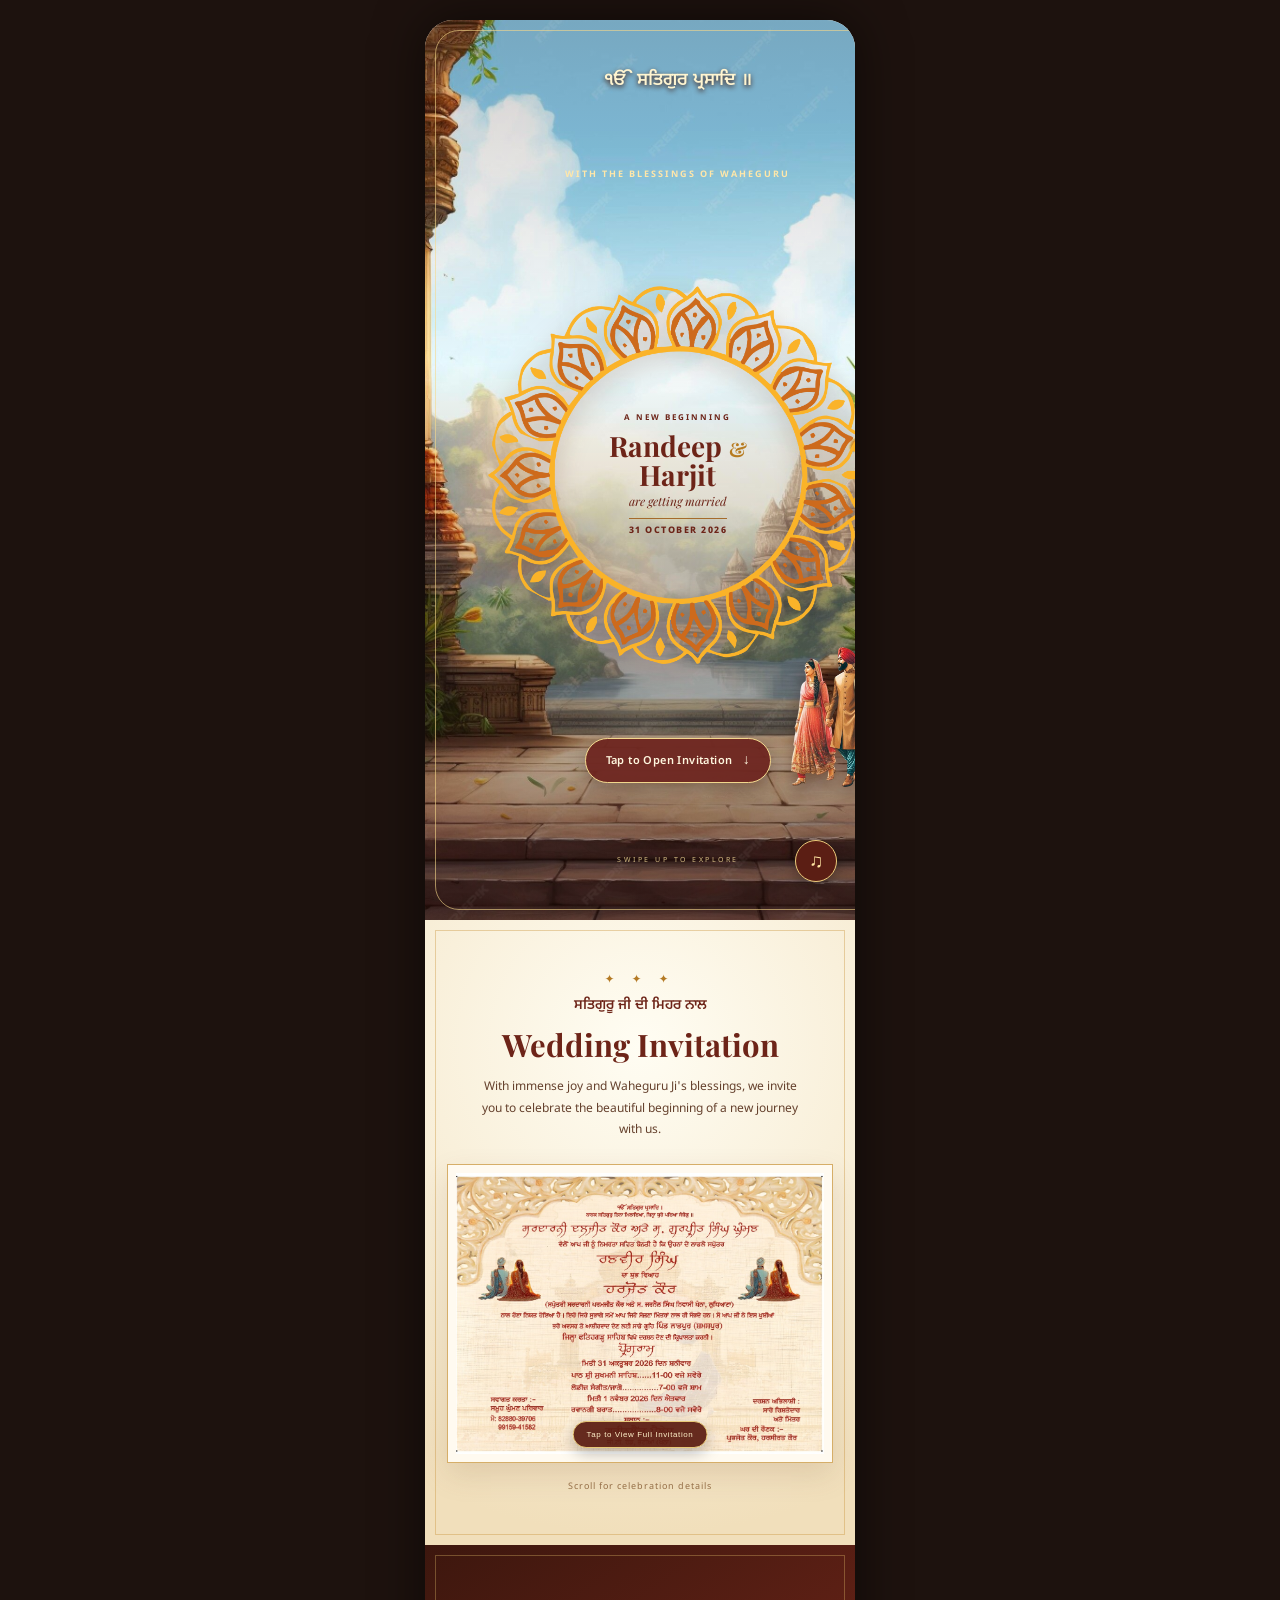
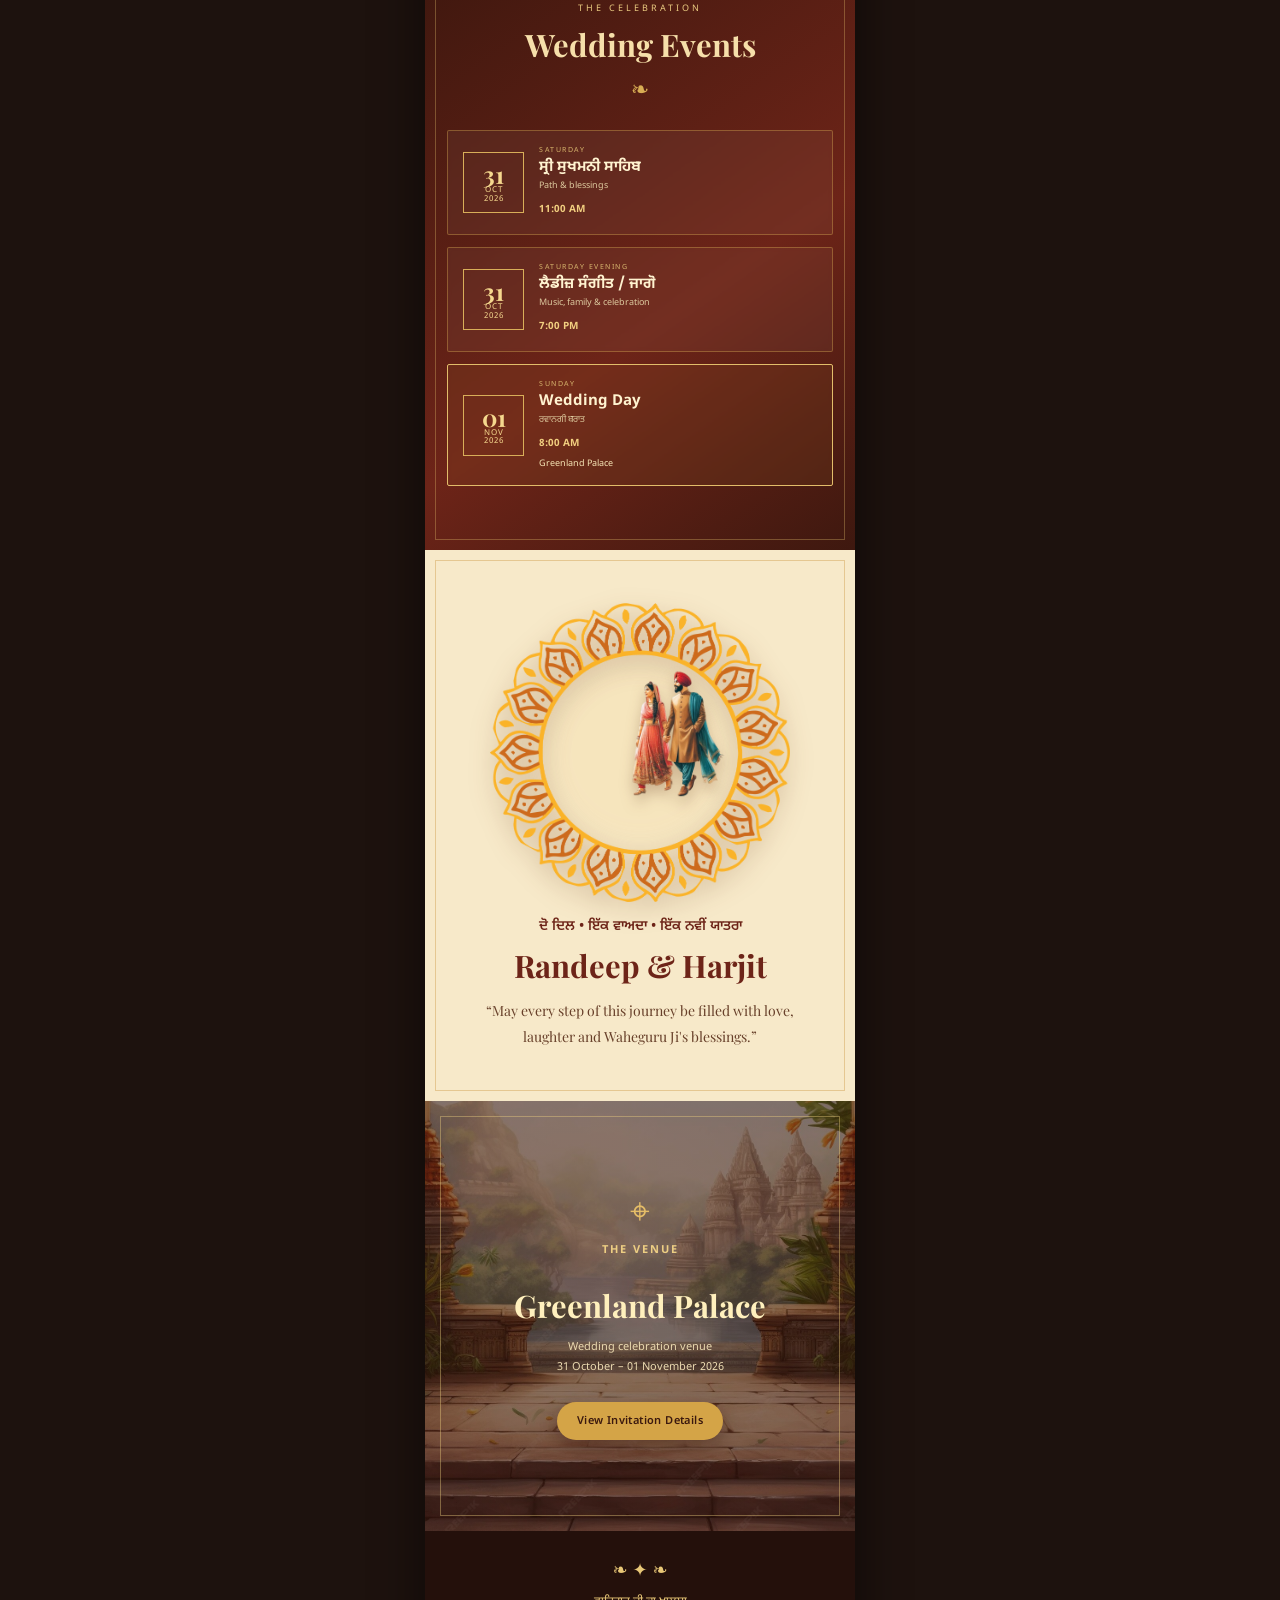
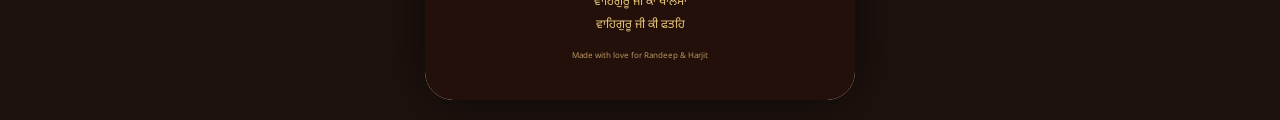
<file: abc/index.html>
<!doctype html>
<html lang="en">
<head>
  <meta charset="utf-8">
  <meta name="viewport" content="width=device-width, initial-scale=1, viewport-fit=cover">
  <meta name="theme-color" content="#7b3f12">
  <title>Randeep Singh & Harjit Kaur | Wedding Invitation</title>
  <link rel="preconnect" href="https://fonts.googleapis.com">
  <link rel="preconnect" href="https://fonts.gstatic.com" crossorigin>
  <link href="https://fonts.googleapis.com/css2?family=Noto+Sans+Gurmukhi:wght@400;500;600;700&family=Playfair+Display:wght@500;600;700&display=swap" rel="stylesheet">
  <link rel="stylesheet" href="style.css">
</head>
<body>
  <main class="phone">

    <section class="hero" id="home">
      <div class="hero-overlay"></div>
      <div class="gold-dust"></div>

      <div class="hero-content">
        <div class="mini-gurbani">ੴ ਸਤਿਗੁਰ ਪ੍ਰਸਾਦਿ ॥</div>
        <p class="eyebrow">WITH THE BLESSINGS OF WAHEGURU</p>

        <div class="floral-medallion">
          <img src="assets/floral-frame.png" alt="" class="frame">
          <div class="medallion-copy">
            <span class="small">A NEW BEGINNING</span>
            <h1>Randeep <span>&amp;</span> Harjit</h1>
            <p>are getting married</p>
            <div class="date-line">31 OCTOBER 2026</div>
          </div>
        </div>

        <img src="assets/couple.png" alt="Wedding couple illustration" class="couple">
        <button class="enter-btn" id="openInvite">
          Tap to Open Invitation <span>↓</span>
        </button>
        <div class="swipe-hint">SWIPE UP TO EXPLORE</div>
      </div>
    </section>

    <section class="section parchment" id="invitation">
      <div class="ornament">✦ ✦ ✦</div>
      <p class="punjabi">ਸਤਿਗੁਰੂ ਜੀ ਦੀ ਮਿਹਰ ਨਾਲ</p>
      <h2>Wedding Invitation</h2>
      <p class="intro">
        With immense joy and Waheguru Ji's blessings, we invite you to celebrate
        the beautiful beginning of a new journey with us.
      </p>

      <div class="invitation-card reveal-card" id="invitationCard">
        <div class="card-shine"></div>
        <img src="assets/invitation.png" alt="Original Punjabi wedding invitation">
        <button class="zoom-btn" id="zoomInvite">Tap to View Full Invitation</button>
      </div>

      <div class="scroll-hint">Scroll for celebration details</div>
    </section>

    <div class="petal-layer" aria-hidden="true"></div>

    <section class="section royal" id="events">
      <div class="section-heading">
        <span>THE CELEBRATION</span>
        <h2>Wedding Events</h2>
        <div class="divider">❧</div>
      </div>

      <article class="event-card interactive-card">
        <div class="event-date"><b>31</b><span>OCT<br>2026</span></div>
        <div class="event-body">
          <div class="event-kicker">SATURDAY</div>
          <h3>ਸ੍ਰੀ ਸੁਖਮਨੀ ਸਾਹਿਬ</h3>
          <p>Path &amp; blessings</p>
          <strong>11:00 AM</strong>
        </div>
      </article>

      <article class="event-card interactive-card">
        <div class="event-date"><b>31</b><span>OCT<br>2026</span></div>
        <div class="event-body">
          <div class="event-kicker">SATURDAY EVENING</div>
          <h3>ਲੈਡੀਜ਼ ਸੰਗੀਤ / ਜਾਗੋ</h3>
          <p>Music, family &amp; celebration</p>
          <strong>7:00 PM</strong>
        </div>
      </article>

      <article class="event-card featured interactive-card">
        <div class="event-date"><b>01</b><span>NOV<br>2026</span></div>
        <div class="event-body">
          <div class="event-kicker">SUNDAY</div>
          <h3>Wedding Day</h3>
          <p>ਰਵਾਨਗੀ ਬਰਾਤ</p>
          <strong>8:00 AM</strong>
          <div class="venue">Greenland Palace</div>
        </div>
      </article>
    </section>

    <section class="section couple-section">
      <div class="couple-frame interactive-couple" id="coupleFrame">
        <div class="halo"></div>
        <img src="assets/floral-frame.png" class="frame" alt="">
        <img src="assets/couple.png" class="couple-large" alt="Bride and groom">
        <span class="tap-heart" id="tapHeart">♥</span>
      </div>
      <p class="punjabi">ਦੋ ਦਿਲ • ਇੱਕ ਵਾਅਦਾ • ਇੱਕ ਨਵੀਂ ਯਾਤਰਾ</p>
      <h2>Randeep &amp; Harjit</h2>
      <p class="love-note">“May every step of this journey be filled with love, laughter and Waheguru Ji's blessings.”</p>
    </section>

    <section class="section location">
      <div class="location-inner">
        <span class="pin">⌖</span>
        <p class="eyebrow">THE VENUE</p>
        <h2>Greenland Palace</h2>
        <p>Wedding celebration venue<br>31 October – 01 November 2026</p>
        <a class="gold-btn" href="#invitation">View Invitation Details</a>
      </div>
    </section>

    <footer>
      <div class="footer-ornament">❧ ✦ ❧</div>
      <p>ਵਾਹਿਗੁਰੂ ਜੀ ਕਾ ਖਾਲਸਾ<br>ਵਾਹਿਗੁਰੂ ਜੀ ਕੀ ਫਤਹਿ</p>
      <small>Made with love for Randeep &amp; Harjit</small>
    </footer>

    <div class="toast" id="toast">Welcome to the celebration ✨</div>
    <button class="music-btn" id="musicBtn" aria-label="Music control">♫</button>
    <button class="top-btn" id="topBtn" aria-label="Back to top">↑</button>
    <audio id="music" loop preload="none">
      <!-- Add your music file as assets/music.mp3 and uncomment the line below -->
      <!-- <source src="assets/music.mp3" type="audio/mpeg"> -->
    </audio>
  </main>

  <script src="script.js"></script>
</body>
</html>
</file>
<file: abc/style.css>
*{box-sizing:border-box}
:root{
  --maroon:#6d2418;
  --deep:#3e180f;
  --gold:#c99535;
  --gold2:#f1d28a;
  --cream:#fff7e5;
  --paper:#f8efd9;
}
html{scroll-behavior:smooth}
body{
  margin:0;background:#1d120e;color:var(--deep);
  font-family:"Noto Sans Gurmukhi",system-ui,sans-serif;
}
.phone{
  width:min(100%,430px);min-height:100vh;margin:auto;overflow:hidden;
  background:var(--cream);box-shadow:0 0 50px #0008;position:relative;
}
section{position:relative;overflow:hidden}
.hero{
  min-height:100svh;aspect-ratio:9/16;
  background-image:url("assets/royal-temple.jpg");
  background-size:cover;background-position:center;
  display:flex;align-items:center;justify-content:center;
}
.hero-overlay{
  position:absolute;inset:0;
  background:linear-gradient(180deg,#4a1b0b35 0%,#fff0 38%,#2e110b82 100%);
}
.hero:after{
  content:"";position:absolute;inset:10px;border:1px solid #f7d98b99;
  border-radius:24px;pointer-events:none;z-index:3;
}
.hero-content{position:relative;z-index:4;text-align:center;width:92%;height:94%;
  display:flex;flex-direction:column;align-items:center;justify-content:space-between;padding:22px 0 28px}
.mini-gurbani{font-size:18px;color:#fff5d0;text-shadow:0 2px 5px #3c170d;font-weight:600}
.eyebrow{letter-spacing:2px;font-size:9px;font-weight:700;color:#ffe7a9;margin:4px 0}
.floral-medallion{width:min(91vw,380px);height:min(91vw,380px);position:relative;margin-top:3vh}
.frame{position:absolute;inset:0;width:100%;height:100%;object-fit:contain;filter:drop-shadow(0 8px 12px #5b250655)}
.medallion-copy{position:absolute;inset:23%;display:flex;flex-direction:column;align-items:center;justify-content:center;color:var(--maroon)}
.medallion-copy .small{font-size:8px;letter-spacing:2px;font-weight:700}
.medallion-copy h1{font-family:"Playfair Display",serif;font-size:28px;line-height:1.02;margin:9px 0 4px}
.medallion-copy h1 span{font-size:20px;color:#b77b20}
.medallion-copy p{font-family:"Playfair Display",serif;font-size:12px;font-style:italic;margin:0}
.date-line{margin-top:9px;font-size:9px;letter-spacing:1.5px;font-weight:800;border-top:1px solid #a56b2b;padding-top:6px}
.couple{position:absolute;width:45%;max-width:185px;bottom:10%;right:3%;filter:drop-shadow(0 10px 8px #31100666);animation:float 4s ease-in-out infinite}
@keyframes float{50%{transform:translateY(-6px)}}
.enter-btn,.gold-btn{
  border:1px solid #f2d78c;background:#6d241eee;color:#fff7df;
  padding:12px 20px;border-radius:30px;font:600 11px "Noto Sans Gurmukhi",sans-serif;
  letter-spacing:.4px;box-shadow:0 6px 18px #2d100a55;cursor:pointer;text-decoration:none;
}
.enter-btn span{margin-left:7px;font-size:14px}
.section{padding:52px 22px;text-align:center}
.parchment{background:radial-gradient(circle at 50% 20%,#fffdf3,#f1dfbb 90%);}
.parchment:before,.royal:before,.couple-section:before{
  content:"";position:absolute;inset:10px;border:1px solid #c7953d66;pointer-events:none
}
.ornament{color:#b47a24;font-size:12px;letter-spacing:7px}
.punjabi{font-size:14px;color:var(--maroon);font-weight:600;margin:8px 0}
h2{font-family:"Playfair Display",serif;color:var(--maroon);font-size:31px;margin:5px 0 12px}
.intro{font-size:12px;line-height:1.8;max-width:330px;margin:0 auto 22px;color:#65412d}
.invitation-card{background:#fffaf0;padding:8px;border:1px solid #d6ae68;box-shadow:0 12px 28px #6c3a1822}
.invitation-card img{display:block;width:100%;height:auto}
.scroll-hint{font-size:9px;color:#967048;margin-top:18px;letter-spacing:1px}
.royal{background:linear-gradient(145deg,#3d170e,#6d2418 60%,#3e180f);color:#fff0c8}
.royal:before{border-color:#e7c36d55}
.section-heading span{font-size:9px;letter-spacing:3px;color:#e9ca80}
.section-heading h2{color:#f6dfaa}
.divider{color:#d8ad54;font-size:22px;margin-bottom:24px}
.event-card{
  display:flex;gap:15px;text-align:left;align-items:center;
  border:1px solid #d4a74f66;background:#fff9e50c;padding:15px;
  margin:12px 0;border-radius:2px;backdrop-filter:blur(2px)
}
.event-card.featured{background:#c8953a16;border-color:#e2bd6a}
.event-date{width:61px;height:61px;border:1px solid #d8ae59;display:flex;flex-direction:column;justify-content:center;align-items:center;flex:none;color:#f5d88e}
.event-date b{font:700 24px "Playfair Display",serif;line-height:1}
.event-date span{font-size:8px;line-height:1.1;letter-spacing:1px;text-align:center}
.event-kicker{font-size:7px;letter-spacing:1.5px;color:#d7b66e}
.event-body h3{font-size:15px;margin:3px 0;color:#fff3d0}
.event-body p{font-size:9px;margin:2px 0 6px;color:#ddc99e}
.event-body strong{font-size:10px;color:#f1cf80}
.venue{font-size:9px;margin-top:5px;color:#f7e7b7}
.couple-section{background:#f7e9c9}
.couple-frame{width:300px;height:300px;margin:0 auto 15px;position:relative}
.couple-large{position:absolute;width:55%;height:auto;object-fit:contain;left:24%;top:16%;filter:drop-shadow(0 8px 7px #5c2c1644)}
.love-note{font-family:"Playfair Display",serif;font-size:14px;line-height:1.8;color:#68402a;max-width:315px;margin:12px auto 0}
.location{
  min-height:430px;display:flex;align-items:center;justify-content:center;
  background-image:linear-gradient(#3a170d99,#3a170d99),url("assets/royal-temple.jpg");
  background-size:cover;background-position:center bottom;color:#fff4d2
}
.location:before{content:"";position:absolute;inset:15px;border:1px solid #f1d18066}
.location-inner{position:relative;z-index:2}
.location .eyebrow{color:#edce83}
.location h2{color:#fff0bd}
.location p{font-size:11px;line-height:1.8;color:#ead9b0;margin-bottom:24px}
.pin{font-size:35px;color:#e5bd68}
.gold-btn{display:inline-block;background:#d4a447;color:#3b190f;border:0}
footer{background:#24100b;color:#e9c878;text-align:center;padding:28px 15px 35px}
footer p{font-size:12px;line-height:1.9;margin:8px 0}
footer small{font-size:8px;color:#b89561}
.footer-ornament{font-size:18px}
.music-btn{
  position:fixed;right:max(18px,calc((100vw - 430px)/2 + 18px));bottom:18px;
  width:42px;height:42px;border-radius:50%;border:1px solid #edcb7b;
  background:#5b1e14;color:#ffe5a2;font-size:19px;z-index:20;box-shadow:0 5px 16px #0005
}
@media(min-width:700px){
  body{padding:20px 0}
  .phone{border-radius:28px}
  .music-btn{position:fixed}
}


/* ===== INTERACTIVE ROYAL EXPERIENCE ===== */
body{overscroll-behavior-y:none}
.hero-content{animation:heroEnter 1.4s cubic-bezier(.2,.8,.2,1) both}
@keyframes heroEnter{from{opacity:0;transform:scale(.96) translateY(18px)}to{opacity:1;transform:none}}
.swipe-hint{font-size:7px;letter-spacing:2.5px;color:#ffe6a0;opacity:.8;animation:pulseHint 2s infinite}
@keyframes pulseHint{0%,100%{opacity:.35;transform:translateY(0)}50%{opacity:1;transform:translateY(-5px)}}

.floral-medallion{animation:medallionFloat 5s ease-in-out infinite}
@keyframes medallionFloat{0%,100%{transform:translateY(0) rotate(-.3deg)}50%{transform:translateY(-8px) rotate(.3deg)}}
.floral-medallion .frame{animation:frameGlow 4s ease-in-out infinite}
@keyframes frameGlow{0%,100%{filter:drop-shadow(0 8px 12px #5b250655)}50%{filter:drop-shadow(0 0 18px #f2cf7a99)}}
.couple{animation:coupleFloat 4s ease-in-out infinite, coupleEntrance 1.5s .4s both}
@keyframes coupleFloat{0%,100%{transform:translateY(0) rotate(0)}50%{transform:translateY(-10px) rotate(-1deg)}}
@keyframes coupleEntrance{from{opacity:0;transform:translateX(45px) scale(.88)}to{opacity:1;transform:none}}

.enter-btn{transition:transform .25s,box-shadow .25s;background-size:200% auto}
.enter-btn:hover,.enter-btn:active{transform:translateY(-3px) scale(1.03);box-shadow:0 10px 25px #2d100a77}
.enter-btn:active{transform:scale(.97)}

.parchment{background-image:radial-gradient(circle at 50% 20%,#fffdf3,#f1dfbb 90%)}
.reveal-card{opacity:0;transform:translateY(35px) scale(.97);transition:opacity .9s ease,transform .9s cubic-bezier(.2,.8,.2,1)}
.reveal-card.visible{opacity:1;transform:none}
.invitation-card{position:relative;overflow:hidden;transition:transform .35s ease,box-shadow .35s ease}
.invitation-card:hover{box-shadow:0 20px 45px #6c3a1838}
.invitation-card img{transition:transform .7s cubic-bezier(.2,.8,.2,1);transform-origin:center}
.invitation-card:hover img{transform:scale(1.015)}
.card-shine{position:absolute;inset:-40%;background:linear-gradient(110deg,transparent 35%,#fff8 47%,transparent 58%);transform:translateX(-70%) rotate(8deg);pointer-events:none;z-index:2}
.invitation-card.visible .card-shine{animation:shine 1.8s .6s ease-out}
@keyframes shine{to{transform:translateX(70%) rotate(8deg)}}
.zoom-btn{position:absolute;bottom:14px;left:50%;transform:translateX(-50%);z-index:4;border:1px solid #e7c979;background:#5c1e13eF;color:#fff1c9;border-radius:20px;padding:8px 13px;font-size:8px;letter-spacing:.6px;box-shadow:0 5px 15px #0004;cursor:pointer;white-space:nowrap}

.royal .section-heading,.event-card{opacity:0;transform:translateY(25px);transition:opacity .7s ease,transform .7s ease}
.royal .section-heading.visible,.event-card.visible{opacity:1;transform:none}
.event-card{transition:opacity .7s ease,transform .7s ease,background .25s,border-color .25s}
.event-card:nth-of-type(2){transition-delay:.1s}.event-card:nth-of-type(3){transition-delay:.2s}.event-card:nth-of-type(4){transition-delay:.3s}
.event-card:hover{transform:translateY(-4px)!important;background:#fff9e516;border-color:#e8c26f}
.event-date{transition:transform .35s,box-shadow .35s}
.event-card:hover .event-date{transform:rotate(-4deg) scale(1.05);box-shadow:0 0 18px #e2bd6a55}

.petal-layer{position:fixed;inset:0;pointer-events:none;z-index:15;overflow:hidden}
.petal{position:absolute;top:-30px;width:8px;height:12px;background:#e5bd68;border-radius:70% 20% 70% 20%;opacity:.7;animation:petalFall linear forwards}
@keyframes petalFall{to{transform:translate3d(var(--drift),110vh,0) rotate(540deg);opacity:0}}

.couple-section{perspective:1000px}
.interactive-couple{transition:transform .18s ease;cursor:pointer}
.interactive-couple .frame{transition:transform .8s ease}
.interactive-couple:hover .frame{transform:rotate(5deg) scale(1.03)}
.interactive-couple .couple-large{transition:transform .45s ease}
.interactive-couple:hover .couple-large{transform:scale(1.04) translateY(-4px)}
.halo{position:absolute;inset:18%;border-radius:50%;background:#f1cc7022;filter:blur(14px);animation:haloPulse 3s ease-in-out infinite}
@keyframes haloPulse{50%{transform:scale(1.1);opacity:.65}}
.tap-heart{position:absolute;left:50%;top:50%;z-index:5;color:#b63a29;font-size:28px;opacity:0;pointer-events:none}
.tap-heart.pop{animation:heartPop .9s ease-out}
@keyframes heartPop{0%{opacity:0;transform:translate(-50%,-50%) scale(.3)}25%{opacity:1}100%{opacity:0;transform:translate(-50%,-115%) scale(1.5)}}

.location-inner{animation:locationFloat 5s ease-in-out infinite}
@keyframes locationFloat{50%{transform:translateY(-5px)}}
.gold-btn{transition:transform .25s,box-shadow .25s}
.gold-btn:hover{transform:translateY(-3px);box-shadow:0 8px 20px #0004}

.toast{position:fixed;left:50%;bottom:72px;transform:translate(-50%,20px);z-index:30;background:#3d170feF;color:#ffe9ae;border:1px solid #d9b15d;border-radius:22px;padding:9px 15px;font-size:9px;opacity:0;pointer-events:none;transition:.35s;white-space:nowrap}
.toast.show{opacity:1;transform:translate(-50%,0)}
.top-btn{position:fixed;right:max(18px,calc((100vw - 430px)/2 + 18px));bottom:68px;width:34px;height:34px;border-radius:50%;border:1px solid #d8b25e;background:#fff1dceF;color:#5c2116;z-index:20;opacity:0;pointer-events:none;transition:.3s;font-size:16px}
.top-btn.show{opacity:1;pointer-events:auto}

.modal{position:fixed;inset:0;background:#1e0c09ee;z-index:50;display:flex;align-items:center;justify-content:center;padding:16px;opacity:0;pointer-events:none;transition:.3s}
.modal.open{opacity:1;pointer-events:auto}
.modal img{max-width:100%;max-height:90svh;object-fit:contain;box-shadow:0 20px 60px #0008;border:2px solid #d5a94f}
.modal-close{position:absolute;top:18px;right:18px;width:38px;height:38px;border-radius:50%;border:1px solid #e0bd70;background:#5c1e13;color:#ffe9ae;font-size:20px}

@media(prefers-reduced-motion:reduce){
  *,*:before,*:after{animation-duration:.01ms!important;animation-iteration-count:1!important;scroll-behavior:auto!important;transition-duration:.01ms!important}
}
</file>
